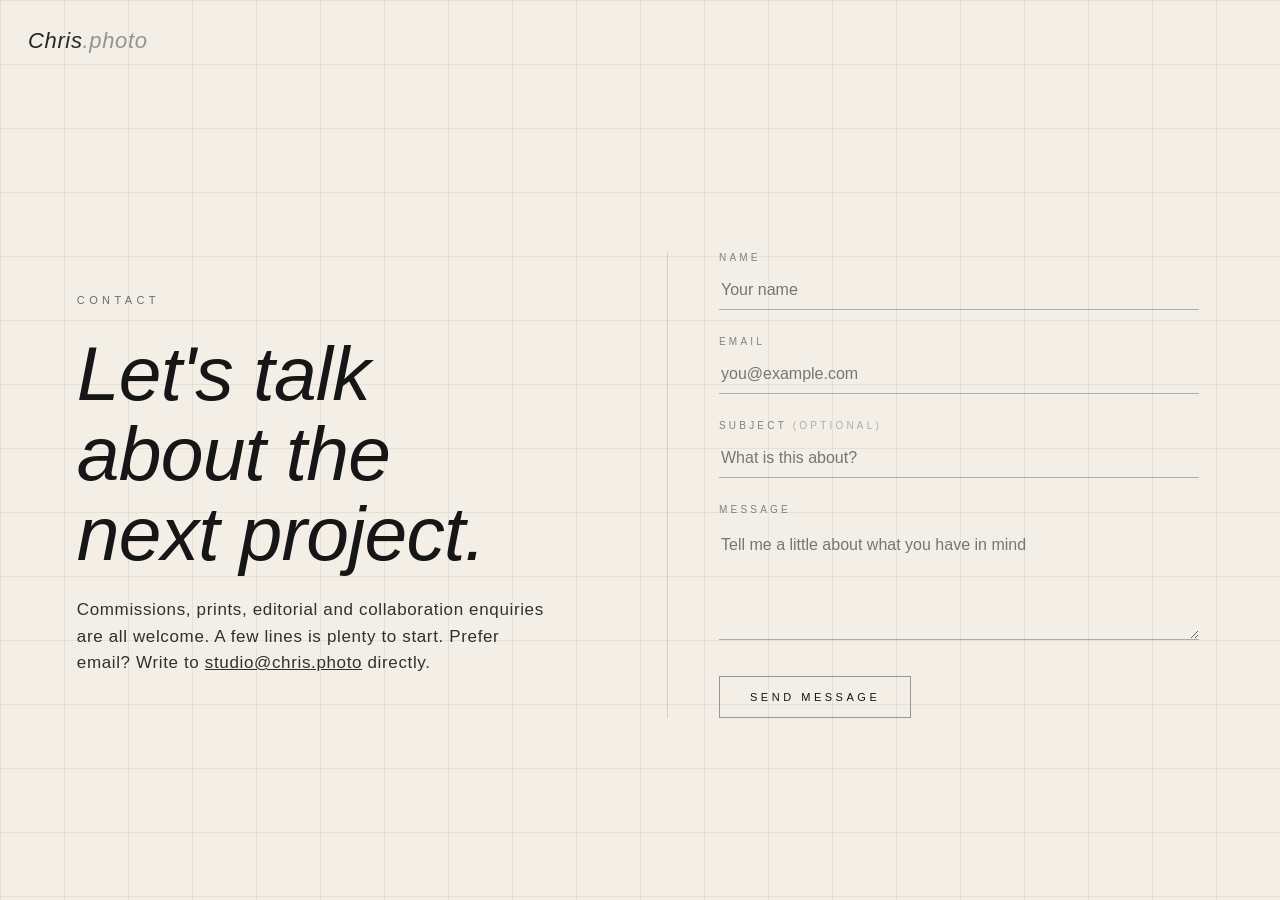
<file: contact.html>
<!DOCTYPE html>
<html lang="en">
<head>
<meta charset="UTF-8" />
<meta name="viewport" content="width=device-width, initial-scale=1" />
<title>Contact · Chris.photo</title>

<script>
  // Match the saved theme before paint, same key/logic as app.jsx, so this
  // page never flashes the wrong theme for a returning visitor.
  (function () {
    var stored = localStorage.getItem("pf-theme");
    var theme = stored || (window.matchMedia && window.matchMedia("(prefers-color-scheme: dark)").matches ? "dark" : "light");
    document.documentElement.setAttribute("data-theme", theme);
  })();
</script>

<style>
  *,*::before,*::after { box-sizing: border-box; }
  html, body { margin: 0; padding: 0; min-height: 100%; }
  html[data-theme="dark"] { --bg: #000000; --fg: #f5f3ee; }
  html[data-theme="light"] { --bg: #f3efe6; --fg: #161616; }
  body {
    background: var(--bg);
    color: var(--fg);
    font-family: "Helvetica Neue", Helvetica, Arial, sans-serif;
    font-weight: 300;
    letter-spacing: 0.04em;
    -webkit-font-smoothing: antialiased;
    -moz-osx-font-smoothing: grayscale;
    overscroll-behavior: none;
  }
  a { color: inherit; }
  ::selection { background: var(--fg); color: var(--bg); }

  .bg-grid {
    position: fixed; inset: 0; z-index: 0; pointer-events: none;
    background-image:
      linear-gradient(to right, color-mix(in srgb, var(--fg) 6%, transparent) 1px, transparent 1px),
      linear-gradient(to bottom, color-mix(in srgb, var(--fg) 6%, transparent) 1px, transparent 1px);
    background-size: 64px 64px;
  }

  .signature {
    position: fixed;
    top: 28px; left: 28px;
    z-index: 2;
    font-family: "Helvetica Neue", Helvetica, Arial, sans-serif;
    font-style: italic;
    font-size: 22px;
    opacity: 0.92;
    text-decoration: none;
  }
  .signature span { opacity: 0.45; }

  main {
    position: relative;
    z-index: 1;
    min-height: 100vh;
    display: grid;
    grid-template-columns: 1.1fr 1fr;
    align-items: center;
    padding: calc(96px + 4vw) 6vw 6vw;
  }

  .eyebrow {
    font-size: 11px;
    letter-spacing: 0.4em;
    text-transform: uppercase;
    opacity: 0.6;
    margin-bottom: 28px;
  }

  h1 {
    font-family: "Helvetica Neue", Helvetica, Arial, sans-serif;
    font-weight: 400;
    font-style: italic;
    font-size: clamp(48px, 6vw, 96px);
    line-height: 1.04;
    letter-spacing: -0.01em;
    margin: 0 0 24px;
  }

  .lede {
    font-size: 17px;
    line-height: 1.55;
    max-width: 480px;
    opacity: 0.88;
    margin: 0;
  }

  .lede a { text-decoration: underline; }

  .panel {
    display: flex;
    flex-direction: column;
    justify-content: center;
    border-left: 1px solid color-mix(in srgb, var(--fg) 14%, transparent);
    padding-left: 4vw;
  }

  #contact-form {
    display: grid;
    gap: 26px;
    max-width: 480px;
  }

  .field-label {
    font-size: 10px;
    letter-spacing: 0.32em;
    text-transform: uppercase;
    opacity: 0.5;
    margin-bottom: 8px;
  }

  .field {
    width: 100%;
    background: transparent;
    border: none;
    border-radius: 0;
    border-bottom: 1px solid color-mix(in srgb, var(--fg) 30%, transparent);
    color: var(--fg);
    font: inherit;
    font-family: inherit;
    font-size: 16px;
    padding: 10px 2px;
    outline: none;
  }

  textarea.field { resize: vertical; line-height: 1.5; }

  .submit {
    justify-self: start;
    margin-top: 6px;
    padding: 14px 30px;
    border: 1px solid color-mix(in srgb, var(--fg) 40%, transparent);
    background: transparent;
    color: var(--fg);
    font: inherit;
    font-size: 11px;
    letter-spacing: 0.32em;
    text-transform: uppercase;
    cursor: pointer;
  }
  .submit:disabled { opacity: 0.5; cursor: default; }

  #contact-confirmation,
  #contact-error {
    font-size: 13px;
    line-height: 1.5;
    margin-top: 2px;
  }
  #contact-confirmation { opacity: 0.95; }
  #contact-error { color: #c96b5a; }
  [hidden] { display: none !important; }

  /* Honeypot: off-screen and untabbable. Bots fill it, humans never see it. */
  .hp-field {
    position: absolute;
    left: -9999px;
    width: 1px;
    height: 1px;
    overflow: hidden;
  }

  @media (max-width: 860px) {
    main { grid-template-columns: 1fr; gap: 48px; padding-top: calc(96px + 8vw); }
    .panel { border-left: none; padding-left: 0; border-top: 1px solid color-mix(in srgb, var(--fg) 14%, transparent); padding-top: 4vw; }
  }
</style>
</head>
<body>
  <div class="bg-grid"></div>

  <a class="signature" href="/">Chris<span>.photo</span></a>

  <main>
    <div>
      <div class="eyebrow">Contact</div>
      <h1>Let's talk<br />about the<br />next project.</h1>
      <p class="lede">
        Commissions, prints, editorial and collaboration enquiries are all
        welcome. A few lines is plenty to start. Prefer email? Write to
        <a href="mailto:studio@chris.photo">studio@chris.photo</a> directly.
      </p>
    </div>

    <div class="panel">
      <form id="contact-form" novalidate>
        <div>
          <div class="field-label">Name</div>
          <input class="field" type="text" name="name" placeholder="Your name" required />
        </div>
        <div>
          <div class="field-label">Email</div>
          <input class="field" type="email" name="email" placeholder="you@example.com" required />
        </div>
        <div>
          <div class="field-label">Subject <span style="opacity:0.6">(optional)</span></div>
          <input class="field" type="text" name="subject" placeholder="What is this about?" />
        </div>
        <div>
          <div class="field-label">Message</div>
          <textarea class="field" name="message" rows="4" placeholder="Tell me a little about what you have in mind" required></textarea>
        </div>
        <div class="hp-field" aria-hidden="true">
          <label for="company">Company</label>
          <input class="field" type="text" id="company" name="company" tabindex="-1" autocomplete="off" />
        </div>
        <button class="submit" type="submit">Send message</button>
        <div id="contact-confirmation" role="status" aria-live="polite" hidden>
          Thanks, your message was received. A confirmation email is on its way.
        </div>
        <div id="contact-error" role="alert" aria-live="assertive" hidden></div>
      </form>
    </div>
  </main>

  <script src="contact-form.js" defer></script>

  <!-- Privacy-friendly, cookieless analytics. Same GoatCounter site and local visit counter as the home page. No cookies, respects Do Not Track. -->
  <script data-goatcounter="https://chrisp-photo.goatcounter.com/count" async src="//gc.zgo.at/count.js"></script>
  <script src="/analytics.js"></script>
  <script>
    if (window.analytics) window.analytics.trackVisit();
  </script>
</body>
</html>
</file>
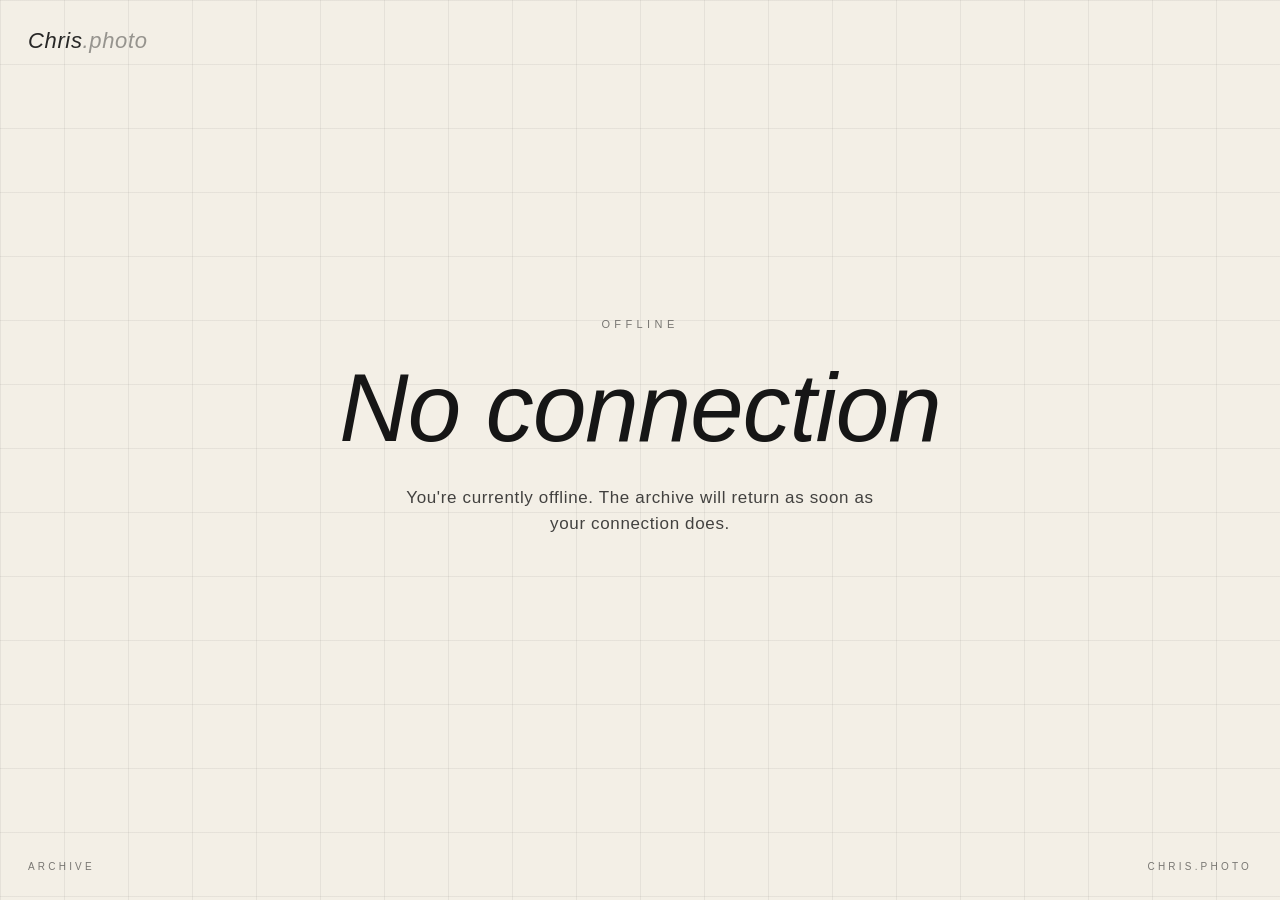
<file: offline.html>
<!DOCTYPE html>
<html lang="en">
<head>
<meta charset="UTF-8" />
<meta name="viewport" content="width=device-width, initial-scale=1" />
<meta name="robots" content="noindex" />
<title>Offline · Chris.photo</title>

<script>
  // Match the saved theme before paint, same key/logic as app.jsx, so the
  // offline page never flashes the wrong theme for a returning visitor.
  (function () {
    var stored = localStorage.getItem("pf-theme");
    var theme = stored || (window.matchMedia && window.matchMedia("(prefers-color-scheme: dark)").matches ? "dark" : "light");
    document.documentElement.setAttribute("data-theme", theme);
  })();
</script>

<style>
  *,*::before,*::after { box-sizing: border-box; }
  html, body { margin: 0; padding: 0; height: 100%; }
  html[data-theme="dark"] { --bg: #000000; --fg: #f5f3ee; }
  html[data-theme="light"] { --bg: #f3efe6; --fg: #161616; }
  body {
    background: var(--bg);
    color: var(--fg);
    font-family: "Helvetica Neue", Helvetica, Arial, sans-serif;
    font-weight: 300;
    letter-spacing: 0.04em;
    -webkit-font-smoothing: antialiased;
    -moz-osx-font-smoothing: grayscale;
    overscroll-behavior: none;
  }
  a { color: inherit; }
  ::selection { background: var(--fg); color: var(--bg); }

  .bg-grid {
    position: fixed; inset: 0; z-index: 0; pointer-events: none;
    background-image:
      linear-gradient(to right, color-mix(in srgb, var(--fg) 6%, transparent) 1px, transparent 1px),
      linear-gradient(to bottom, color-mix(in srgb, var(--fg) 6%, transparent) 1px, transparent 1px);
    background-size: 64px 64px;
  }

  .signature {
    position: fixed;
    top: 28px; left: 28px;
    z-index: 2;
    font-family: "Helvetica Neue", Helvetica, Arial, sans-serif;
    font-style: italic;
    font-size: 22px;
    opacity: 0.92;
    text-decoration: none;
  }
  .signature span { opacity: 0.45; }

  main {
    position: relative;
    z-index: 1;
    min-height: 100%;
    display: flex;
    flex-direction: column;
    align-items: center;
    justify-content: center;
    text-align: center;
    padding: 96px 6vw 140px;
  }

  .eyebrow {
    font-size: 11px;
    letter-spacing: 0.4em;
    text-transform: uppercase;
    opacity: 0.55;
    margin-bottom: 28px;
  }

  h1 {
    font-family: "Helvetica Neue", Helvetica, Arial, sans-serif;
    font-weight: 400;
    font-style: italic;
    font-size: clamp(48px, 9vw, 96px);
    line-height: 1.05;
    letter-spacing: -0.01em;
    margin: 0;
  }

  p.lede {
    max-width: 480px;
    margin: 26px 0 0;
    font-size: 17px;
    line-height: 1.55;
    opacity: 0.8;
  }

  footer {
    position: fixed;
    bottom: 28px; left: 28px; right: 28px;
    z-index: 2;
    display: flex;
    justify-content: space-between;
    font-size: 10px;
    letter-spacing: 0.32em;
    text-transform: uppercase;
    opacity: 0.55;
    pointer-events: none;
  }
</style>
</head>
<body>
  <div class="bg-grid"></div>

  <a class="signature" href="/">Chris<span>.photo</span></a>

  <main>
    <div class="eyebrow">Offline</div>
    <h1>No connection</h1>
    <p class="lede">
      You're currently offline. The archive will return as soon as your
      connection does.
    </p>
  </main>

  <footer>
    <div>Archive</div>
    <div>chris.photo</div>
  </footer>
</body>
</html>
</file>
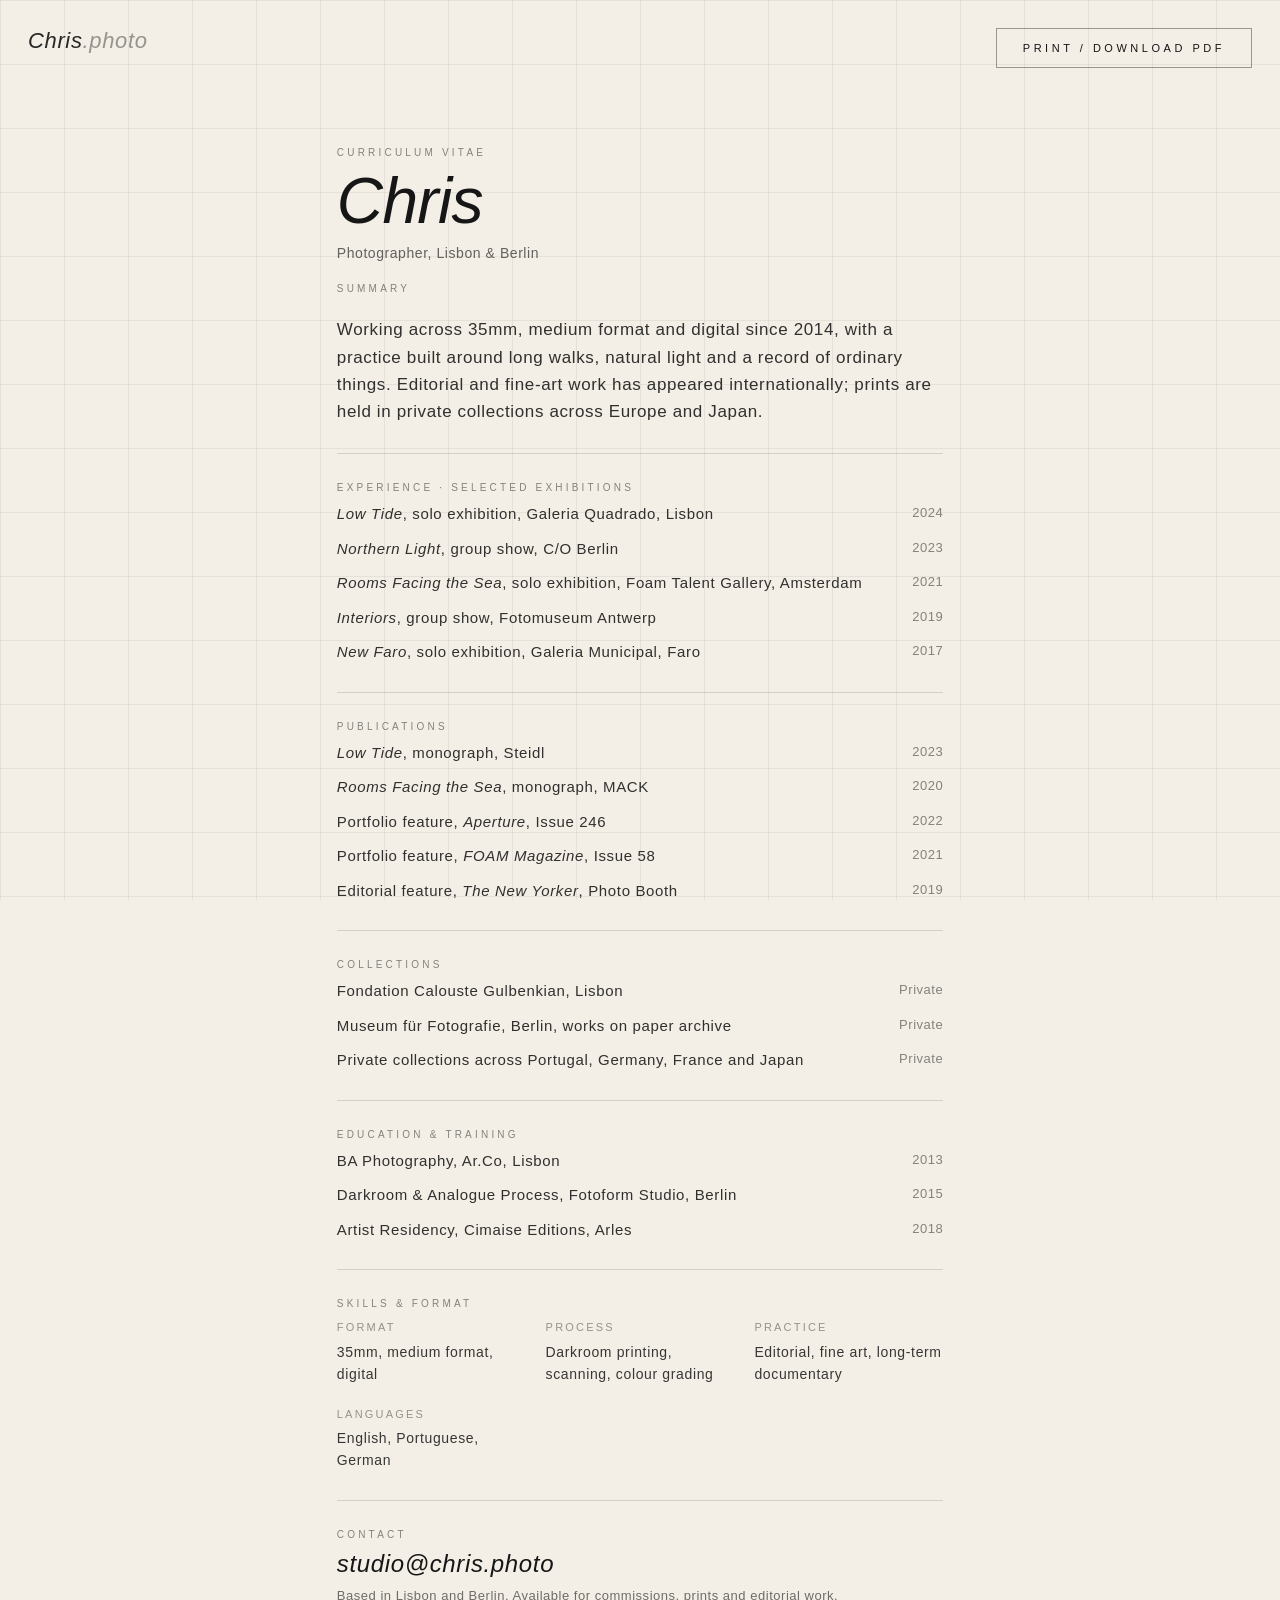
<file: resume.html>
<!DOCTYPE html>
<html lang="en">
<head>
<meta charset="UTF-8" />
<meta name="viewport" content="width=device-width, initial-scale=1" />
<title>CV · Chris.photo</title>
<meta name="description" content="Curriculum vitae of Chris, photographer working in Lisbon and Berlin. Selected exhibitions, publications, collections and training. Print or save as PDF." />

<script>
  // Match the saved theme before paint, same key/logic as app.jsx, so this
  // page never flashes the wrong theme for a returning visitor.
  (function () {
    var stored = localStorage.getItem("pf-theme");
    var theme = stored || (window.matchMedia && window.matchMedia("(prefers-color-scheme: dark)").matches ? "dark" : "light");
    document.documentElement.setAttribute("data-theme", theme);
  })();
</script>

<style>
  *,*::before,*::after { box-sizing: border-box; }
  html, body { margin: 0; padding: 0; min-height: 100%; }
  html[data-theme="dark"] { --bg: #000000; --fg: #f5f3ee; }
  html[data-theme="light"] { --bg: #f3efe6; --fg: #161616; }
  body {
    background: var(--bg);
    color: var(--fg);
    font-family: "Helvetica Neue", Helvetica, Arial, sans-serif;
    font-weight: 300;
    letter-spacing: 0.04em;
    -webkit-font-smoothing: antialiased;
    -moz-osx-font-smoothing: grayscale;
    overscroll-behavior: none;
  }
  a { color: inherit; }
  ::selection { background: var(--fg); color: var(--bg); }

  .bg-grid {
    position: fixed; inset: 0; z-index: 0; pointer-events: none;
    background-image:
      linear-gradient(to right, color-mix(in srgb, var(--fg) 6%, transparent) 1px, transparent 1px),
      linear-gradient(to bottom, color-mix(in srgb, var(--fg) 6%, transparent) 1px, transparent 1px);
    background-size: 64px 64px;
  }

  .signature {
    position: fixed;
    top: 28px; left: 28px;
    z-index: 2;
    font-style: italic;
    font-size: 22px;
    opacity: 0.92;
    text-decoration: none;
  }
  .signature span { opacity: 0.45; }

  .print-btn {
    position: fixed;
    top: 28px; right: 28px;
    z-index: 2;
    padding: 13px 26px;
    border: 1px solid color-mix(in srgb, var(--fg) 40%, transparent);
    background: transparent;
    color: var(--fg);
    font: inherit;
    font-size: 11px;
    letter-spacing: 0.32em;
    text-transform: uppercase;
    cursor: pointer;
    transition: opacity 0.3s ease;
  }
  .print-btn:hover { opacity: 0.7; }

  main {
    position: relative;
    z-index: 1;
    max-width: 760px;
    margin: 0 auto;
    padding: calc(96px + 4vw) 6vw 12vw;
  }

  .eyebrow {
    font-size: 10px;
    letter-spacing: 0.32em;
    text-transform: uppercase;
    opacity: 0.5;
    margin-bottom: 10px;
  }

  h1 {
    font-weight: 400;
    font-style: italic;
    font-size: clamp(40px, 5vw, 72px);
    line-height: 1.05;
    letter-spacing: -0.01em;
    margin: 0;
  }

  .role {
    font-size: 14px;
    letter-spacing: 0.04em;
    opacity: 0.65;
    margin-top: 10px;
  }

  .summary {
    font-size: 17px;
    line-height: 1.6;
    opacity: 0.88;
    max-width: 620px;
    margin: 22px 0 0;
    text-wrap: pretty;
  }

  .section {
    padding-top: 28px;
    margin-top: 28px;
    border-top: 1px solid color-mix(in srgb, var(--fg) 14%, transparent);
    break-inside: avoid;
  }

  .section-label {
    font-size: 10px;
    letter-spacing: 0.32em;
    text-transform: uppercase;
    opacity: 0.5;
    margin-bottom: 10px;
  }

  .entry {
    display: flex;
    justify-content: space-between;
    gap: 24px;
    font-size: 15px;
    line-height: 1.5;
    margin: 0 0 12px;
    break-inside: avoid;
  }
  .entry:last-child { margin-bottom: 0; }
  .entry-text { flex: 1; opacity: 0.88; }
  .entry-year {
    flex: 0 0 auto;
    opacity: 0.5;
    font-variant-numeric: tabular-nums;
    font-size: 13px;
    letter-spacing: 0.04em;
  }

  .skills-grid {
    display: grid;
    grid-template-columns: repeat(auto-fit, minmax(180px, 1fr));
    gap: 20px;
    font-size: 14px;
    line-height: 1.6;
    opacity: 0.85;
  }
  .skills-grid .k {
    opacity: 0.5;
    font-size: 11px;
    letter-spacing: 0.2em;
    text-transform: uppercase;
    margin-bottom: 4px;
  }

  .contact-email {
    font-style: italic;
    font-size: 24px;
    color: var(--fg);
    text-decoration: none;
  }
  .contact-note {
    font-size: 13px;
    letter-spacing: 0.04em;
    opacity: 0.6;
    margin-top: 10px;
  }

  @media (max-width: 620px) {
    .print-btn { top: auto; bottom: 24px; right: 24px; left: 24px; text-align: center; }
    .signature { font-size: 20px; }
  }

  /* Print / save-as-PDF: a clean black-on-white single document. */
  @media print {
    .no-print { display: none !important; }
    .bg-grid { display: none !important; }
    html, body {
      background: #fff !important;
      color: #000 !important;
    }
    body { font-weight: 400; letter-spacing: 0.01em; }
    main {
      max-width: none;
      margin: 0;
      padding: 0;
    }
    .eyebrow, .section-label, .entry-year, .skills-grid .k { opacity: 0.7; }
    .summary, .entry-text, .skills-grid, .contact-note { opacity: 1; }
    .section { border-top: 1px solid #999; }
    .contact-email { color: #000; }
    a { color: #000; text-decoration: none; }
    @page { margin: 1.5cm; }
  }
</style>
</head>
<body>
  <div class="bg-grid no-print"></div>

  <a class="signature no-print" href="/">Chris<span>.photo</span></a>

  <button class="print-btn no-print" type="button" onclick="window.print()">Print / Download PDF</button>

  <main>
    <header>
      <div class="eyebrow">Curriculum Vitae</div>
      <h1>Chris</h1>
      <div class="role">Photographer, Lisbon &amp; Berlin</div>
      <div class="section-label" style="margin-top: 22px;">Summary</div>
      <p class="summary">
        Working across 35mm, medium format and digital since 2014, with a practice
        built around long walks, natural light and a record of ordinary things.
        Editorial and fine-art work has appeared internationally; prints are held
        in private collections across Europe and Japan.
      </p>
    </header>

    <section class="section">
      <div class="section-label">Experience &middot; Selected Exhibitions</div>
      <div class="entry"><div class="entry-text"><em>Low Tide</em>, solo exhibition, Galeria Quadrado, Lisbon</div><div class="entry-year">2024</div></div>
      <div class="entry"><div class="entry-text"><em>Northern Light</em>, group show, C/O Berlin</div><div class="entry-year">2023</div></div>
      <div class="entry"><div class="entry-text"><em>Rooms Facing the Sea</em>, solo exhibition, Foam Talent Gallery, Amsterdam</div><div class="entry-year">2021</div></div>
      <div class="entry"><div class="entry-text"><em>Interiors</em>, group show, Fotomuseum Antwerp</div><div class="entry-year">2019</div></div>
      <div class="entry"><div class="entry-text"><em>New Faro</em>, solo exhibition, Galeria Municipal, Faro</div><div class="entry-year">2017</div></div>
    </section>

    <section class="section">
      <div class="section-label">Publications</div>
      <div class="entry"><div class="entry-text"><em>Low Tide</em>, monograph, Steidl</div><div class="entry-year">2023</div></div>
      <div class="entry"><div class="entry-text"><em>Rooms Facing the Sea</em>, monograph, MACK</div><div class="entry-year">2020</div></div>
      <div class="entry"><div class="entry-text">Portfolio feature, <em>Aperture</em>, Issue 246</div><div class="entry-year">2022</div></div>
      <div class="entry"><div class="entry-text">Portfolio feature, <em>FOAM Magazine</em>, Issue 58</div><div class="entry-year">2021</div></div>
      <div class="entry"><div class="entry-text">Editorial feature, <em>The New Yorker</em>, Photo Booth</div><div class="entry-year">2019</div></div>
    </section>

    <section class="section">
      <div class="section-label">Collections</div>
      <div class="entry"><div class="entry-text">Fondation Calouste Gulbenkian, Lisbon</div><div class="entry-year">Private</div></div>
      <div class="entry"><div class="entry-text">Museum für Fotografie, Berlin, works on paper archive</div><div class="entry-year">Private</div></div>
      <div class="entry"><div class="entry-text">Private collections across Portugal, Germany, France and Japan</div><div class="entry-year">Private</div></div>
    </section>

    <section class="section">
      <div class="section-label">Education &amp; Training</div>
      <div class="entry"><div class="entry-text">BA Photography, Ar.Co, Lisbon</div><div class="entry-year">2013</div></div>
      <div class="entry"><div class="entry-text">Darkroom &amp; Analogue Process, Fotoform Studio, Berlin</div><div class="entry-year">2015</div></div>
      <div class="entry"><div class="entry-text">Artist Residency, Cimaise Editions, Arles</div><div class="entry-year">2018</div></div>
    </section>

    <section class="section">
      <div class="section-label">Skills &amp; Format</div>
      <div class="skills-grid">
        <div><div class="k">Format</div>35mm, medium format, digital</div>
        <div><div class="k">Process</div>Darkroom printing, scanning, colour grading</div>
        <div><div class="k">Practice</div>Editorial, fine art, long-term documentary</div>
        <div><div class="k">Languages</div>English, Portuguese, German</div>
      </div>
    </section>

    <section class="section">
      <div class="section-label">Contact</div>
      <a class="contact-email" href="mailto:studio@chris.photo">studio@chris.photo</a>
      <div class="contact-note">
        Based in Lisbon and Berlin. Available for commissions, prints and editorial work.
      </div>
    </section>
  </main>

  <!-- Privacy-friendly, cookieless analytics. Same GoatCounter site and local visit counter as the home page. No cookies, respects Do Not Track. -->
  <script data-goatcounter="https://chrisp-photo.goatcounter.com/count" async src="//gc.zgo.at/count.js"></script>
  <script src="/analytics.js"></script>
  <script>
    if (window.analytics) window.analytics.trackVisit();
  </script>
</body>
</html>
</file>
